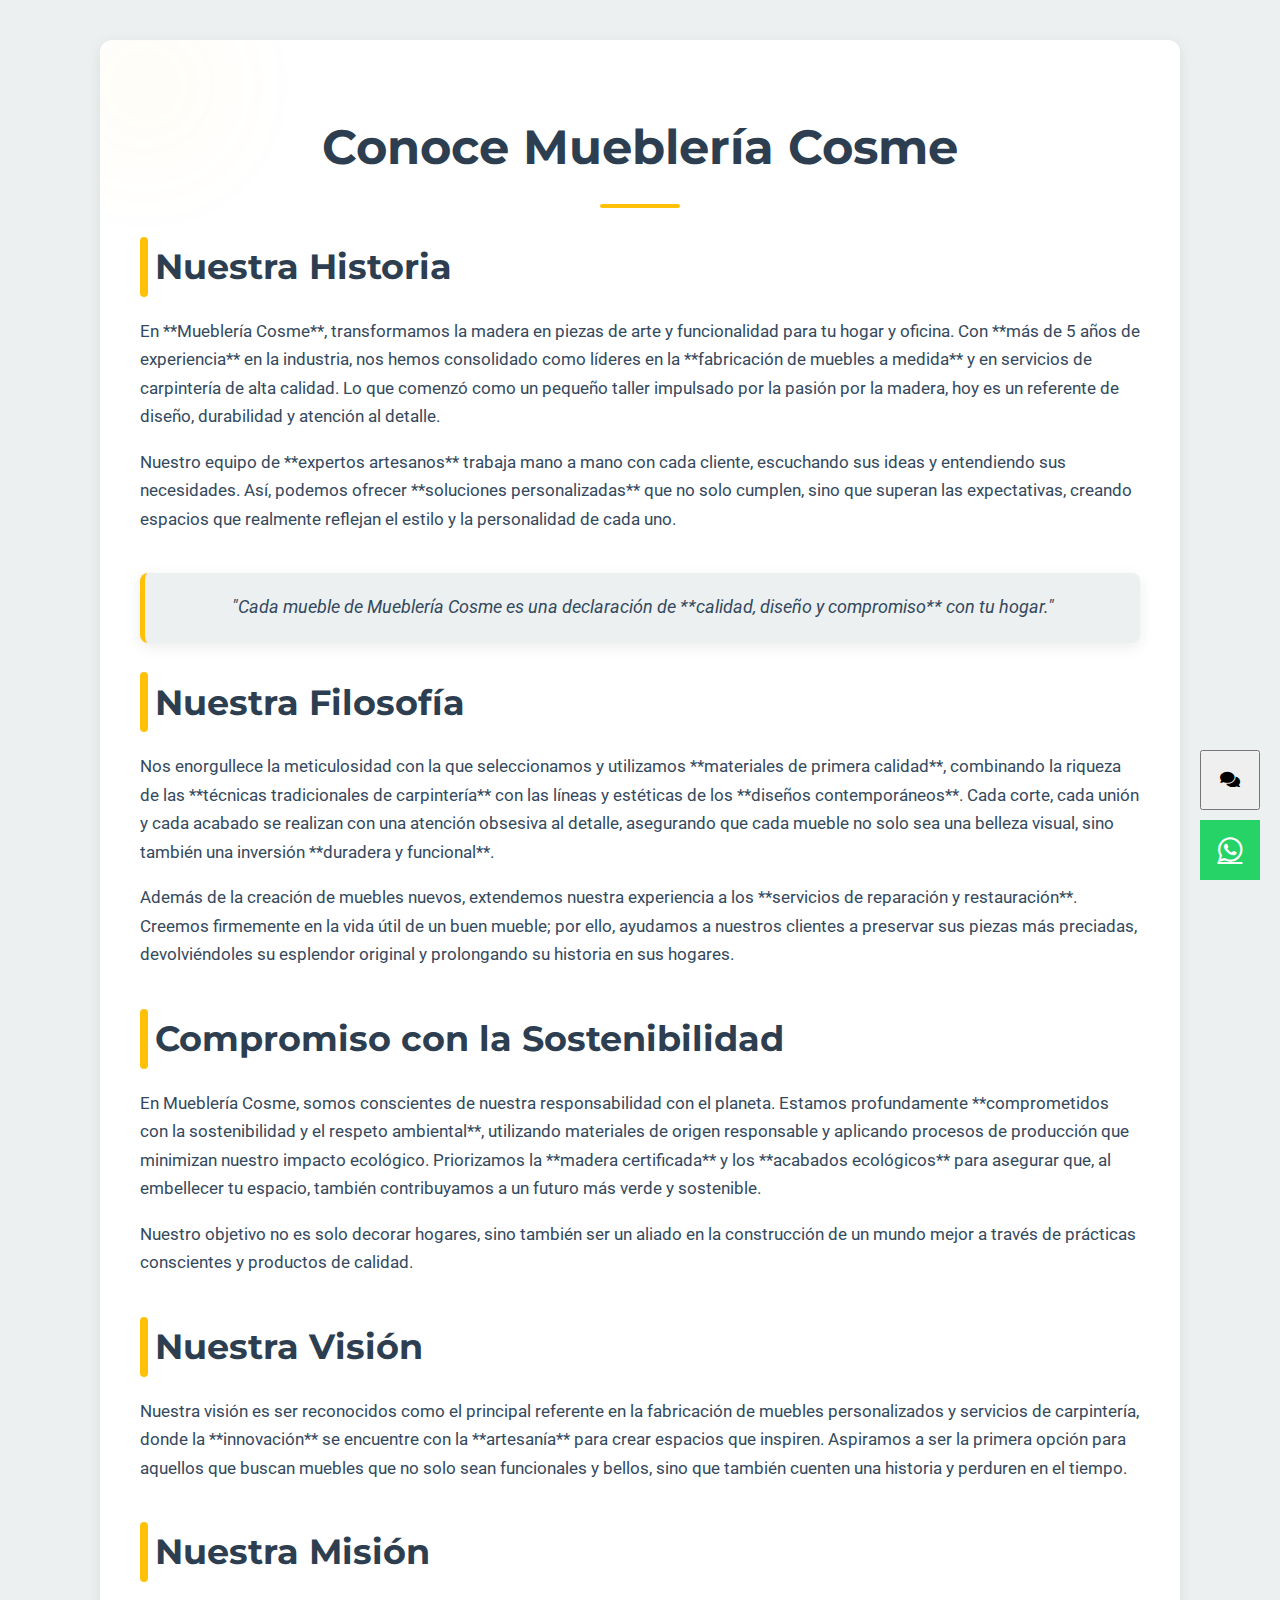
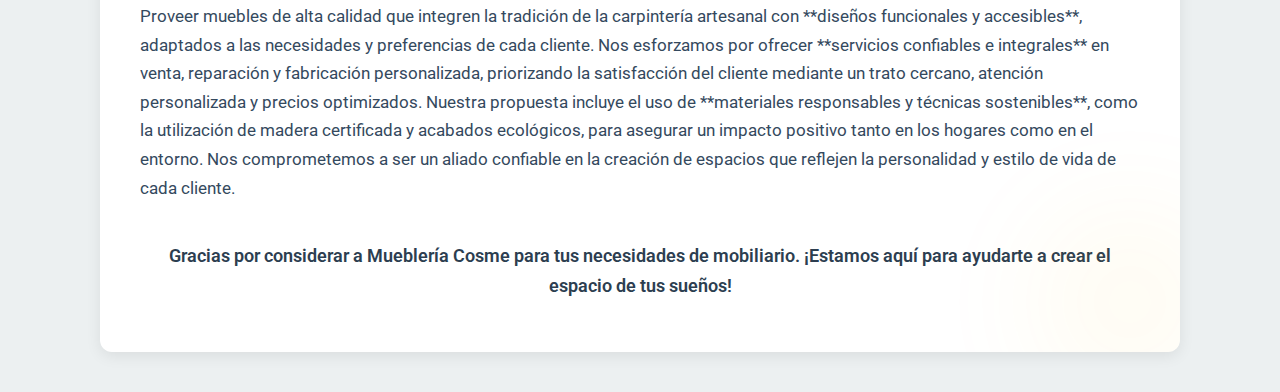
<file: acerca.html>
<!DOCTYPE html>
<html lang="es">
<head>
    <meta charset="UTF-8">
    <meta name="viewport" content="width=device-width, initial-scale=1.0">
    <title>Acerca de Nosotros | Mueblería Cosme</title>
    <link href="https://fonts.googleapis.com/css2?family=Montserrat:wght@400;600;700&family=Roboto:wght@300;400;700&display=swap" rel="stylesheet">
    <link rel="stylesheet" href="https://cdnjs.cloudflare.com/ajax/libs/font-awesome/6.0.0-beta3/css/all.min.css">
    <style>
        :root {
            --primary-yellow: #FFC107; /* Amarillo vibrante */
            --dark-blue: #2c3e50;    /* Azul oscuro para contraste */
            --light-grey: #ecf0f1;   /* Fondo general */
            --medium-grey: #bdc3c7;  /* Gris medio para bordes sutiles */
            --text-color: #34495e;   /* Texto principal */
            --white: #ffffff;
            --font-heading: 'Montserrat', sans-serif;
            --font-body: 'Roboto', sans-serif;
            --border-radius-main: 12px;
            --shadow-subtle: 0 4px 15px rgba(0, 0, 0, 0.08);
        }

        body {
            font-family: var(--font-body);
            background-color: var(--light-grey);
            margin: 0;
            padding: 0;
            color: var(--text-color);
            line-height: 1.7;
            display: flex;
            justify-content: center;
            align-items: flex-start;
            min-height: 100vh;
        }

        .about-container {
            max-width: 1000px;
            margin: 40px auto;
            background-color: var(--white);
            padding: 35px 40px;
            border-radius: var(--border-radius-main);
            box-shadow: var(--shadow-subtle);
            text-align: center;
            position: relative;
            overflow: hidden;
        }

        /* Formas decorativas con amarillo */
        .about-container::before,
        .about-container::after {
            content: '';
            position: absolute;
            background-color: var(--primary-yellow);
            border-radius: 50%;
            opacity: 0.05;
            filter: blur(60px);
            z-index: 0;
        }

        .about-container::before {
            width: 150px;
            height: 150px;
            top: -30px;
            left: -30px;
            animation: floatShape 10s ease-in-out infinite alternate;
        }

        .about-container::after {
            width: 200px;
            height: 200px;
            bottom: -50px;
            right: -50px;
            animation: floatShape 12s ease-in-out infinite alternate-reverse;
        }

        @keyframes floatShape {
            0% { transform: translate(0, 0) scale(1); }
            50% { transform: translate(10px, 10px) scale(1.05); }
            100% { transform: translate(0, 0) scale(1); }
        }

        h1 {
            font-family: var(--font-heading);
            font-size: 3em;
            color: var(--dark-blue);
            margin-bottom: 20px;
            position: relative;
            z-index: 1;
            text-align: center;
        }

        h1::after {
            content: '';
            display: block;
            width: 80px;
            height: 4px;
            background: var(--primary-yellow);
            margin: 15px auto 0;
            border-radius: 2px;
        }

        section {
            margin-bottom: 40px;
            position: relative;
            z-index: 1;
            text-align: left;
        }

        section h2 {
            font-family: var(--font-heading);
            font-size: 2.2em;
            color: var(--dark-blue);
            margin-bottom: 20px;
            text-align: left;
            position: relative;
            padding-left: 15px; /* Para el ícono o decorador */
        }

        section h2::before {
            content: '';
            position: absolute;
            left: 0;
            top: 50%;
            transform: translateY(-50%);
            width: 8px;
            height: 100%;
            background-color: var(--primary-yellow);
            border-radius: 4px;
        }

        p {
            font-size: 1.05em;
            color: var(--text-color);
            margin-bottom: 15px;
        }

        .highlight-box {
            background-color: var(--light-grey);
            border-left: 5px solid var(--primary-yellow);
            padding: 20px 25px;
            margin: 25px 0;
            border-radius: 8px;
            box-shadow: var(--shadow-subtle);
            font-style: italic;
            font-size: 1.1em;
            color: var(--text-color);
            text-align: center;
        }

        .highlight-box strong {
            color: var(--dark-blue);
            font-weight: 700;
        }

        /* Responsive */
        @media (max-width: 768px) {
            .about-container {
                margin: 20px auto;
                padding: 25px;
            }
            h1 {
                font-size: 2.5em;
            }
            section h2 {
                font-size: 1.8em;
            }
            p {
                font-size: 1em;
            }
        }

        @media (max-width: 480px) {
            h1 {
                font-size: 2em;
            }
            section h2 {
                font-size: 1.6em;
            }
            .highlight-box {
                font-size: 1em;
                padding: 15px 20px;
            }
        }
    </style>
</head>

<body>
    <div class="about-container">
        <h1>Conoce Mueblería Cosme</h1>
        
        <section>
            <h2>Nuestra Historia</h2>
            <p>En **Mueblería Cosme**, transformamos la madera en piezas de arte y funcionalidad para tu hogar y oficina. Con **más de 5 años de experiencia** en la industria, nos hemos consolidado como líderes en la **fabricación de muebles a medida** y en servicios de carpintería de alta calidad. Lo que comenzó como un pequeño taller impulsado por la pasión por la madera, hoy es un referente de diseño, durabilidad y atención al detalle.</p>
            <p>Nuestro equipo de **expertos artesanos** trabaja mano a mano con cada cliente, escuchando sus ideas y entendiendo sus necesidades. Así, podemos ofrecer **soluciones personalizadas** que no solo cumplen, sino que superan las expectativas, creando espacios que realmente reflejan el estilo y la personalidad de cada uno.</p>
        </section>

        <div class="highlight-box">
            "Cada mueble de Mueblería Cosme es una declaración de **calidad, diseño y compromiso** con tu hogar."
        </div>

        <section>
            <h2>Nuestra Filosofía</h2>
            <p>Nos enorgullece la meticulosidad con la que seleccionamos y utilizamos **materiales de primera calidad**, combinando la riqueza de las **técnicas tradicionales de carpintería** con las líneas y estéticas de los **diseños contemporáneos**. Cada corte, cada unión y cada acabado se realizan con una atención obsesiva al detalle, asegurando que cada mueble no solo sea una belleza visual, sino también una inversión **duradera y funcional**.</p>
            <p>Además de la creación de muebles nuevos, extendemos nuestra experiencia a los **servicios de reparación y restauración**. Creemos firmemente en la vida útil de un buen mueble; por ello, ayudamos a nuestros clientes a preservar sus piezas más preciadas, devolviéndoles su esplendor original y prolongando su historia en sus hogares.</p>
        </section>

        <section>
            <h2>Compromiso con la Sostenibilidad</h2>
            <p>En Mueblería Cosme, somos conscientes de nuestra responsabilidad con el planeta. Estamos profundamente **comprometidos con la sostenibilidad y el respeto ambiental**, utilizando materiales de origen responsable y aplicando procesos de producción que minimizan nuestro impacto ecológico. Priorizamos la **madera certificada** y los **acabados ecológicos** para asegurar que, al embellecer tu espacio, también contribuyamos a un futuro más verde y sostenible.</p>
            <p>Nuestro objetivo no es solo decorar hogares, sino también ser un aliado en la construcción de un mundo mejor a través de prácticas conscientes y productos de calidad.</p>
        </section>

        <section>
            <h2>Nuestra Visión</h2>
            <p>Nuestra visión es ser reconocidos como el principal referente en la fabricación de muebles personalizados y servicios de carpintería, donde la **innovación** se encuentre con la **artesanía** para crear espacios que inspiren. Aspiramos a ser la primera opción para aquellos que buscan muebles que no solo sean funcionales y bellos, sino que también cuenten una historia y perduren en el tiempo.</p>
        </section>

        <section>
            <h2>Nuestra Misión</h2>
            <p>Proveer muebles de alta calidad que integren la tradición de la carpintería artesanal con **diseños funcionales y accesibles**, adaptados a las necesidades y preferencias de cada cliente. Nos esforzamos por ofrecer **servicios confiables e integrales** en venta, reparación y fabricación personalizada, priorizando la satisfacción del cliente mediante un trato cercano, atención personalizada y precios optimizados. Nuestra propuesta incluye el uso de **materiales responsables y técnicas sostenibles**, como la utilización de madera certificada y acabados ecológicos, para asegurar un impacto positivo tanto en los hogares como en el entorno. Nos comprometemos a ser un aliado confiable en la creación de espacios que reflejen la personalidad y estilo de vida de cada cliente.</p>
        </section>

        <p style="margin-top: 40px; font-size: 1.1em; color: var(--dark-blue); font-weight: 600;">
            Gracias por considerar a Mueblería Cosme para tus necesidades de mobiliario. ¡Estamos aquí para ayudarte a crear el espacio de tus sueños!
        </p>
    </div>



    <button id="chat-toggle-button" class="btn btn-primary rounded-circle shadow"
        style="position: fixed; bottom: 90px; right: 20px; z-index: 1000; width: 60px; height: 60px; display: flex; align-items: center; justify-content: center;"
        aria-label="Abrir o cerrar el chat del asistente virtual">
  <i class="fas fa-comments fa-lg"></i>
</button>

<div id="chat-widget-container" class="card shadow"
     style="position: fixed; bottom: 160px; right: 20px; z-index: 1000; width: 350px; height: 400px; background-color: white; border: 1px solid #ddd; border-radius: 10px; display: none; flex-direction: column;">

  <div class="card-header bg-primary text-white d-flex justify-content-between align-items-center py-2">
    <h5 class="mb-0 text-white">Asistente Virtual</h5>
    <button id="chat-close-button" class="btn btn-sm btn-light p-1" aria-label="Cerrar ventana del chat">
      <i class="fas fa-times"></i>
    </button>
  </div>

  <div class="card-body overflow-auto p-3" id="chat-messages-display" style="flex-grow: 1; overflow-y: auto;">
    <p class="text-muted text-center my-3">Hola, ¿en qué puedo ayudarte hoy?</p>
    </div>

  <div class="card-footer bg-light p-3">
    <div class="input-group">
      <input type="text" id="chat-input-field" class="form-control" placeholder="Escribe tu mensaje..." aria-label="Campo de entrada de mensaje para el chat">
      <div class="input-group-append">
        <button class="btn btn-primary" id="chat-send-button">
          <i class="fas fa-paper-plane"></i> Enviar
        </button>
      </div>
    </div>
  </div>
</div>

<a href="https://wa.me/TUNUMERODEWHATSAPP?text=Hola,%20necesito%20ayuda%20con..."
   class="btn rounded-circle shadow whatsapp-button"
   style="position: fixed; bottom: 20px; right: 20px; z-index: 1000; width: 60px; height: 60px; display: flex; align-items: center; justify-content: center;"
   target="_blank" aria-label="Contactar por WhatsApp">
  <i class="fab fa-whatsapp"></i>
</a>

<link rel="stylesheet" href="https://cdnjs.cloudflare.com/ajax/libs/font-awesome/5.15.4/css/all.min.css">

<script>
    // --- LÓGICA JAVASCRIPT PARA EL ASISTENTE ---

    const chatToggleButton = document.getElementById('chat-toggle-button');
    const chatWidgetContainer = document.getElementById('chat-widget-container');
    const chatCloseButton = document.getElementById('chat-close-button');
    const chatInputField = document.getElementById('chat-input-field');
    const chatSendButton = document.getElementById('chat-send-button');
    const chatMessagesDisplay = document.getElementById('chat-messages-display');

    // Función para alternar la visibilidad del chat
    chatToggleButton.addEventListener('click', () => {
        if (chatWidgetContainer.style.display === 'none' || chatWidgetContainer.style.display === '') {
            chatWidgetContainer.style.display = 'flex';
        } else {
            chatWidgetContainer.style.display = 'none';
        }
    });

    // Función para cerrar el chat
    chatCloseButton.addEventListener('click', () => {
        chatWidgetContainer.style.display = 'none';
    });

    // Función para enviar mensaje y agregar al chat
    function sendMessage() {
        const message = chatInputField.value.trim();
        if (message) {
            // Crear elemento para el mensaje del usuario
            const userMessageDiv = document.createElement('div');
            userMessageDiv.classList.add('d-flex', 'justify-content-end', 'mb-2'); // Alinear a la derecha
            userMessageDiv.innerHTML = `
                <div class="p-2 rounded bg-primary text-white" style="max-width: 80%;">
                    ${message}
                </div>
            `;
            chatMessagesDisplay.appendChild(userMessageDiv);

            // Simular respuesta del asistente (puedes reemplazar esto con tu lógica real)
            setTimeout(() => {
                const botMessageDiv = document.createElement('div');
                botMessageDiv.classList.add('d-flex', 'justify-content-start', 'mb-2'); // Alinear a la izquierda
                botMessageDiv.innerHTML = `
                    <div class="p-2 rounded bg-light border" style="max-width: 80%;">
                        Gracias por tu mensaje. ¿En qué más puedo ayudarte?
                    </div>
                `;
                chatMessagesDisplay.appendChild(botMessageDiv);
                chatMessagesDisplay.scrollTop = chatMessagesDisplay.scrollHeight; // Scroll al final
            }, 500);

            chatInputField.value = ''; // Limpiar el campo de entrada
            chatMessagesDisplay.scrollTop = chatMessagesDisplay.scrollHeight; // Scroll al final
        }
    }

    // Evento para enviar mensaje al hacer clic en el botón
    chatSendButton.addEventListener('click', sendMessage);

    // Evento para enviar mensaje al presionar Enter en el campo de texto
    chatInputField.addEventListener('keypress', (event) => {
        if (event.key === 'Enter') {
            sendMessage();
        }
    });

    // --- FIN DE LA LÓGICA JAVASCRIPT PARA EL ASISTENTE ---
</script>

<style>
    .whatsapp-button {
        background-color: #25D366; /* Color de WhatsApp */
        color: white;
    }
    .whatsapp-button:hover {
        background-color: #1DA851; /* Un tono más oscuro al pasar el ratón */
        color: white;
    }
    .whatsapp-button .fa-whatsapp {
        font-size: 28px; /* Tamaño del icono de WhatsApp */
    }
</style>
</body>
</html>
</file>
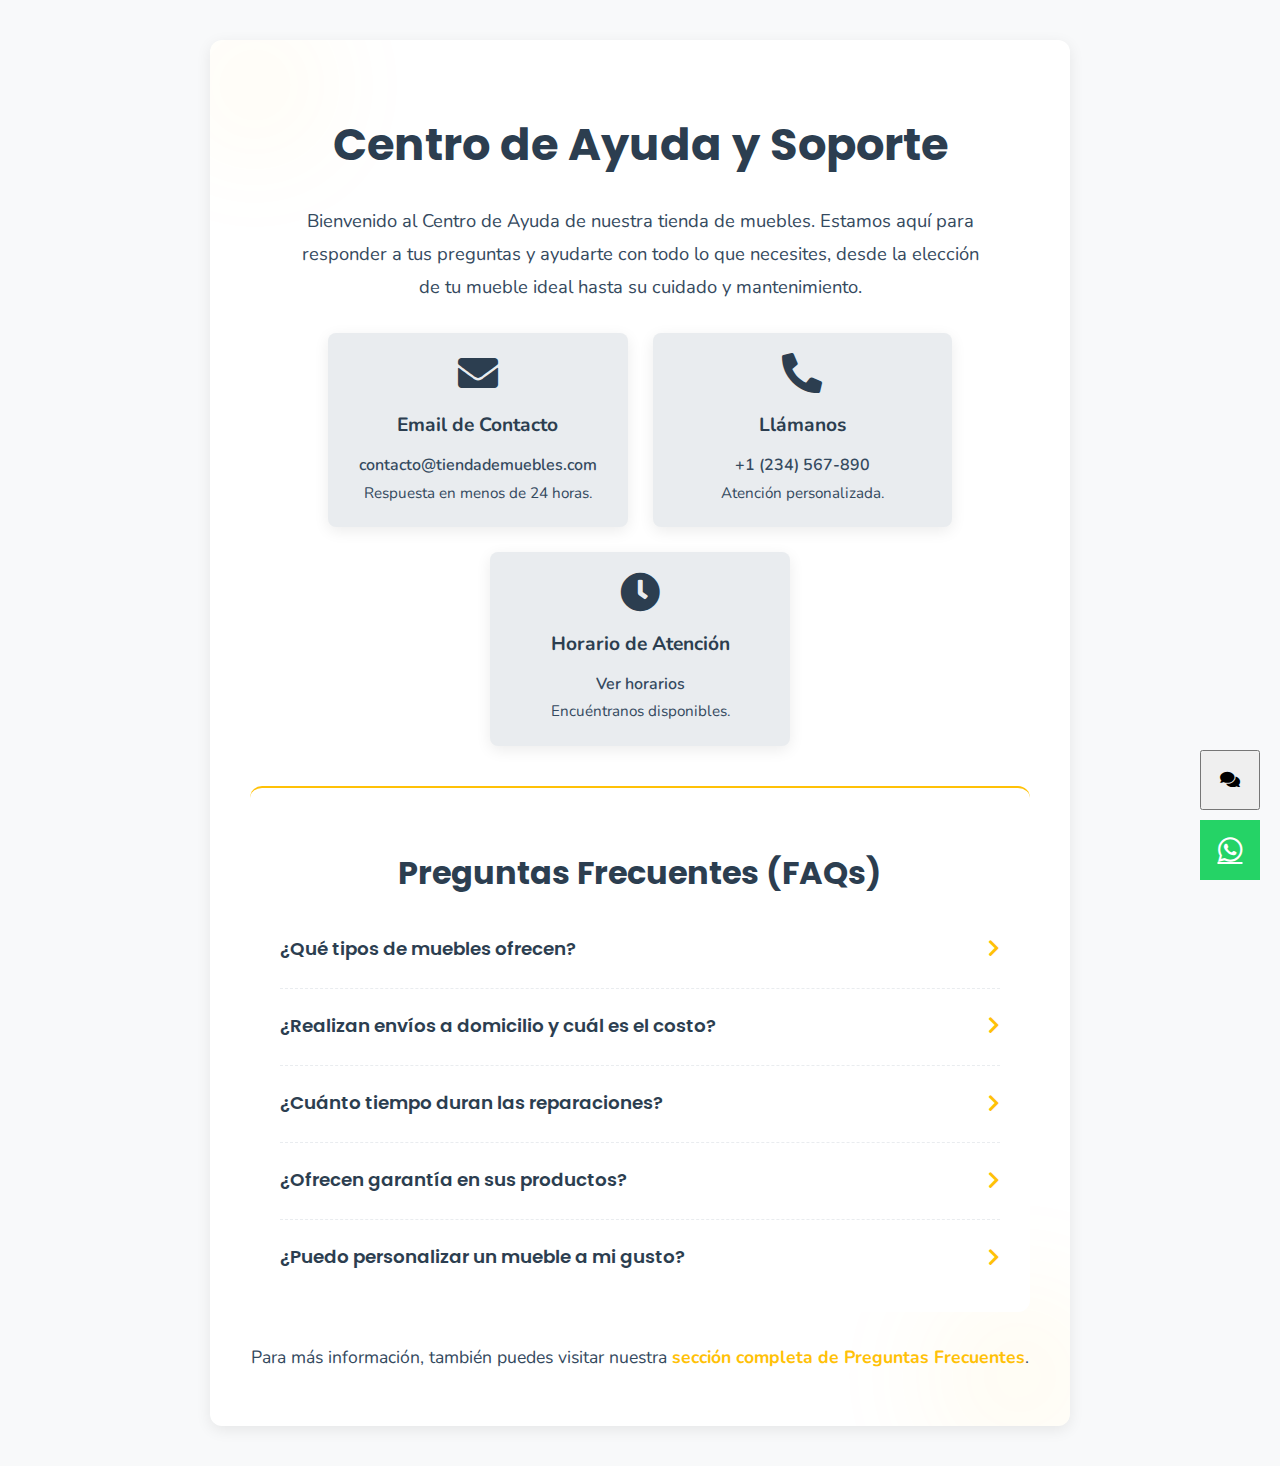
<file: centro_ayuda.html>
<!DOCTYPE html>
<html lang="es">
<head>
    <meta charset="UTF-8">
    <meta name="viewport" content="width=device-width, initial-scale=1.0">
    <title>Centro de Ayuda y Soporte | Tu Tienda de Muebles</title>
    <link href="https://fonts.googleapis.com/css2?family=Poppins:wght@400;600;700&family=Nunito:wght@400;600&display=swap" rel="stylesheet">
    <link rel="stylesheet" href="https://cdnjs.cloudflare.com/ajax/libs/font-awesome/6.0.0-beta3/css/all.min.css">
    <style>
        :root {
            --primary-yellow: #FFC107; /* Amarillo vibrante */
            --dark-blue: #2c3e50;    /* Azul oscuro para contraste */
            --light-grey: #f8f9fa;   /* Fondo general */
            --medium-grey: #e9ecef;  /* Sutil para bordes */
            --text-color: #34495e;   /* Texto principal */
            --white: #ffffff;
            --font-heading: 'Poppins', sans-serif;
            --font-body: 'Nunito', sans-serif;
            --border-radius-main: 12px;
            --shadow-subtle: 0 4px 15px rgba(0, 0, 0, 0.08);
            --shadow-hover: 0 8px 25px rgba(0, 0, 0, 0.15);
        }

        body {
            font-family: var(--font-body);
            background-color: var(--light-grey);
            margin: 0;
            padding: 0;
            color: var(--text-color);
            line-height: 1.8;
            display: flex;
            justify-content: center;
            align-items: flex-start; /* Alinea arriba si el contenido es corto */
            min-height: 100vh; /* Ocupa al menos toda la altura de la ventana */
        }

        .help-container {
            max-width: 900px;
            margin: 40px auto;
            background-color: var(--white);
            padding: 35px 40px;
            border-radius: var(--border-radius-main);
            box-shadow: var(--shadow-subtle);
            text-align: center;
            position: relative;
            overflow: hidden; /* Para las formas decorativas */
        }

        /* Formas decorativas con amarillo */
        .help-container::before,
        .help-container::after {
            content: '';
            position: absolute;
            background-color: var(--primary-yellow);
            border-radius: 50%;
            opacity: 0.05;
            filter: blur(60px);
            z-index: 0;
        }

        .help-container::before {
            width: 150px;
            height: 150px;
            top: -30px;
            left: -30px;
            animation: floatShape 10s ease-in-out infinite alternate;
        }

        .help-container::after {
            width: 200px;
            height: 200px;
            bottom: -50px;
            right: -50px;
            animation: floatShape 12s ease-in-out infinite alternate-reverse;
        }

        @keyframes floatShape {
            0% { transform: translate(0, 0) scale(1); }
            50% { transform: translate(10px, 10px) scale(1.05); }
            100% { transform: translate(0, 0) scale(1); }
        }

        h1 {
            font-family: var(--font-heading);
            font-size: 2.8em;
            color: var(--dark-blue);
            margin-bottom: 15px;
            position: relative;
            z-index: 1; /* Asegura que el texto esté sobre las formas */
        }

        .subtitle {
            font-size: 1.15em;
            color: var(--text-color);
            margin-bottom: 30px;
            max-width: 700px;
            margin-left: auto;
            margin-right: auto;
            position: relative;
            z-index: 1;
        }

        .contact-info {
            display: flex;
            flex-wrap: wrap;
            justify-content: center;
            gap: 25px;
            margin-top: 30px;
            margin-bottom: 40px;
            position: relative;
            z-index: 1;
        }

        .contact-item {
            background-color: var(--medium-grey);
            padding: 20px 25px;
            border-radius: 8px;
            box-shadow: var(--shadow-subtle);
            flex: 1 1 280px; /* Permite que los ítems se expandan pero tengan un tamaño mínimo */
            max-width: 32%; /* Limita el ancho para 3 columnas */
            display: flex;
            flex-direction: column;
            align-items: center;
            text-align: center;
            transition: transform 0.3s ease, background-color 0.3s ease;
        }

        .contact-item:hover {
            transform: translateY(-5px);
            background-color: var(--primary-yellow); /* El amarillo como fondo al pasar el ratón */
            color: var(--dark-blue);
        }

        .contact-item i {
            font-size: 2.5em;
            color: var(--dark-blue); /* Íconos en azul oscuro por defecto */
            margin-bottom: 15px;
        }

        .contact-item:hover i {
            color: var(--dark-blue); /* Mantener el color del ícono si el fondo cambia a amarillo */
        }

        .contact-item strong {
            display: block;
            font-size: 1.2em;
            margin-bottom: 8px;
            color: var(--dark-blue);
        }

        .contact-item a {
            color: var(--text-color);
            text-decoration: none;
            font-weight: 600;
            transition: color 0.3s ease;
        }

        .contact-item:hover a {
            color: var(--dark-blue); /* Texto del enlace se vuelve azul oscuro al pasar el ratón */
        }
        
        .contact-item .description {
            font-size: 0.95em;
            color: var(--text-color);
        }

        .contact-item:hover .description {
            color: var(--dark-blue);
        }


        .faq-section {
            background-color: var(--white);
            border-radius: var(--border-radius-main);
            padding: 30px;
            margin-top: 30px;
            border-top: 2px solid var(--primary-yellow); /* Separador amarillo */
            text-align: left;
            position: relative;
            z-index: 1;
        }

        .faq-section h2 {
            font-family: var(--font-heading);
            font-size: 2em;
            color: var(--dark-blue);
            text-align: center;
            margin-bottom: 30px;
        }

        .faq-item {
            margin-bottom: 20px;
            padding-bottom: 15px;
            border-bottom: 1px dashed var(--medium-grey);
        }

        .faq-item:last-child {
            border-bottom: none;
            margin-bottom: 0;
            padding-bottom: 0;
        }

        .faq-question {
            font-family: var(--font-heading);
            font-weight: 600;
            color: var(--dark-blue);
            font-size: 1.15em;
            margin-bottom: 8px;
            cursor: pointer;
            display: flex;
            justify-content: space-between;
            align-items: center;
        }

        .faq-question i {
            color: var(--primary-yellow);
            transition: transform 0.3s ease;
        }

        .faq-question.active i {
            transform: rotate(90deg);
        }

        .faq-answer {
            color: var(--text-color);
            font-size: 1em;
            padding-left: 25px; /* Indentación para la respuesta */
            display: none; /* Oculta la respuesta por defecto */
            animation: fadeIn 0.4s ease-out;
        }

        .faq-answer.show {
            display: block;
        }

        @keyframes fadeIn {
            from { opacity: 0; transform: translateY(-10px); }
            to { opacity: 1; transform: translateY(0); }
        }

        .external-links {
            text-align: center;
            margin-top: 30px;
            font-size: 1.1em;
            color: var(--text-color);
            position: relative;
            z-index: 1;
        }

        .external-links a {
            color: var(--primary-yellow);
            text-decoration: none;
            font-weight: 700;
            transition: color 0.3s ease;
        }

        .external-links a:hover {
            color: var(--dark-blue);
        }

        /* Responsive */
        @media (max-width: 768px) {
            .help-container {
                margin: 20px auto;
                padding: 25px;
            }
            h1 {
                font-size: 2.2em;
            }
            .subtitle {
                font-size: 1em;
            }
            .contact-item {
                flex: 1 1 100%; /* Una columna en pantallas pequeñas */
                max-width: 100%;
            }
            .faq-section {
                padding: 20px;
            }
            .faq-question {
                font-size: 1.05em;
            }
            .faq-answer {
                font-size: 0.95em;
            }
        }

        @media (max-width: 480px) {
            h1 {
                font-size: 1.8em;
            }
        }
    </style>
</head>
<body>
    <div class="help-container">
        <h1>Centro de Ayuda y Soporte</h1>
        <p class="subtitle">Bienvenido al Centro de Ayuda de nuestra tienda de muebles. Estamos aquí para responder a tus preguntas y ayudarte con todo lo que necesites, desde la elección de tu mueble ideal hasta su cuidado y mantenimiento.</p>

        <div class="contact-info">
            <div class="contact-item">
                <i class="fas fa-envelope"></i>
                <strong>Email de Contacto</strong>
                <a href="mailto:contacto@tiendademuebles.com">contacto@tiendademuebles.com</a>
                <span class="description">Respuesta en menos de 24 horas.</span>
            </div>
            <div class="contact-item">
                <i class="fas fa-phone-alt"></i>
                <strong>Llámanos</strong>
                <a href="tel:+1234567890">+1 (234) 567-890</a>
                <span class="description">Atención personalizada.</span>
            </div>
            <div class="contact-item">
                <i class="fas fa-clock"></i>
                <strong>Horario de Atención</strong>
                <a href="horario_atencion.html">Ver horarios</a>
                <span class="description">Encuéntranos disponibles.</span>
            </div>
        </div>

        <div class="faq-section">
            <h2>Preguntas Frecuentes (FAQs)</h2>
            <div class="faq-item">
                <div class="faq-question">
                    <span>¿Qué tipos de muebles ofrecen?</span>
                    <i class="fas fa-chevron-right"></i>
                </div>
                <div class="faq-answer">
                    Ofrecemos una amplia selección de muebles para el hogar y la oficina, incluyendo sofás, mesas de comedor y auxiliares, sillas ergonómicas, camas de diseño, estanterías modulares, armarios empotrados y soluciones de almacenamiento personalizadas. Nos especializamos en piezas de alta calidad y durabilidad.
                </div>
            </div>
            <div class="faq-item">
                <div class="faq-question">
                    <span>¿Realizan envíos a domicilio y cuál es el costo?</span>
                    <i class="fas fa-chevron-right"></i>
                </div>
                <div class="faq-answer">
                    Sí, ofrecemos servicio de envío a domicilio a nivel nacional. Los costos varían según el tamaño del pedido y la ubicación de entrega. Puedes consultar el costo exacto en el carrito de compras al finalizar tu pedido o contactarnos directamente para un presupuesto.
                </div>
            </div>
            <div class="faq-item">
                <div class="faq-question">
                    <span>¿Cuánto tiempo duran las reparaciones?</span>
                    <i class="fas fa-chevron-right"></i>
                </div>
                <div class="faq-answer">
                    El tiempo estimado para las reparaciones de muebles depende de la complejidad del daño y la disponibilidad de materiales. Generalmente, las reparaciones menores se completan en 3-5 días hábiles, mientras que las restauraciones más extensas pueden tomar entre 7 y 15 días hábiles. Te daremos un plazo más preciso al evaluar tu mueble.
                </div>
            </div>
            <div class="faq-item">
                <div class="faq-question">
                    <span>¿Ofrecen garantía en sus productos?</span>
                    <i class="fas fa-chevron-right"></i>
                </div>
                <div class="faq-answer">
                    Absolutamente. Todos nuestros muebles y servicios de reparación vienen con una garantía completa. La mayoría de nuestros productos nuevos tienen una garantía de 2 años contra defectos de fabricación. Las reparaciones también cuentan con una garantía específica sobre el trabajo realizado. Para más detalles, consulta nuestra política de garantía completa.
                </div>
            </div>
            <div class="faq-item">
                <div class="faq-question">
                    <span>¿Puedo personalizar un mueble a mi gusto?</span>
                    <i class="fas fa-chevron-right"></i>
                </div>
                <div class="faq-answer">
                    ¡Claro que sí! Nos especializamos en la creación de muebles a medida. Puedes elegir dimensiones, materiales, acabados y detalles para que el mueble se adapte perfectamente a tus necesidades y estilo. Contáctanos para agendar una consulta de diseño.
                </div>
            </div>
        </div>

        <p class="external-links">
            Para más información, también puedes visitar nuestra <a href="faq.html">sección completa de Preguntas Frecuentes</a>.
        </p>
    </div>

    <script>
        document.querySelectorAll('.faq-question').forEach(item => {
            item.addEventListener('click', event => {
                const answer = item.nextElementSibling;
                const icon = item.querySelector('i');

                // Close all other open FAQs
                document.querySelectorAll('.faq-answer.show').forEach(openAnswer => {
                    if (openAnswer !== answer) {
                        openAnswer.classList.remove('show');
                        openAnswer.previousElementSibling.querySelector('i').classList.remove('active');
                    }
                });

                // Toggle current FAQ
                answer.classList.toggle('show');
                icon.classList.toggle('active');
            });
        });
    </script>


<button id="chat-toggle-button" class="btn btn-primary rounded-circle shadow"
        style="position: fixed; bottom: 90px; right: 20px; z-index: 1000; width: 60px; height: 60px; display: flex; align-items: center; justify-content: center;"
        aria-label="Abrir o cerrar el chat del asistente virtual">
  <i class="fas fa-comments fa-lg"></i>
</button>

<div id="chat-widget-container" class="card shadow"
     style="position: fixed; bottom: 160px; right: 20px; z-index: 1000; width: 350px; height: 400px; background-color: white; border: 1px solid #ddd; border-radius: 10px; display: none; flex-direction: column;">

  <div class="card-header bg-primary text-white d-flex justify-content-between align-items-center py-2">
    <h5 class="mb-0 text-white">Asistente Virtual</h5>
    <button id="chat-close-button" class="btn btn-sm btn-light p-1" aria-label="Cerrar ventana del chat">
      <i class="fas fa-times"></i>
    </button>
  </div>

  <div class="card-body overflow-auto p-3" id="chat-messages-display" style="flex-grow: 1; overflow-y: auto;">
    <p class="text-muted text-center my-3">Hola, ¿en qué puedo ayudarte hoy?</p>
    </div>

  <div class="card-footer bg-light p-3">
    <div class="input-group">
      <input type="text" id="chat-input-field" class="form-control" placeholder="Escribe tu mensaje..." aria-label="Campo de entrada de mensaje para el chat">
      <div class="input-group-append">
        <button class="btn btn-primary" id="chat-send-button">
          <i class="fas fa-paper-plane"></i> Enviar
        </button>
      </div>
    </div>
  </div>
</div>

<a href="https://wa.me/TUNUMERODEWHATSAPP?text=Hola,%20necesito%20ayuda%20con..."
   class="btn rounded-circle shadow whatsapp-button"
   style="position: fixed; bottom: 20px; right: 20px; z-index: 1000; width: 60px; height: 60px; display: flex; align-items: center; justify-content: center;"
   target="_blank" aria-label="Contactar por WhatsApp">
  <i class="fab fa-whatsapp"></i>
</a>

<link rel="stylesheet" href="https://cdnjs.cloudflare.com/ajax/libs/font-awesome/5.15.4/css/all.min.css">

<script>
    // --- LÓGICA JAVASCRIPT PARA EL ASISTENTE ---

    const chatToggleButton = document.getElementById('chat-toggle-button');
    const chatWidgetContainer = document.getElementById('chat-widget-container');
    const chatCloseButton = document.getElementById('chat-close-button');
    const chatInputField = document.getElementById('chat-input-field');
    const chatSendButton = document.getElementById('chat-send-button');
    const chatMessagesDisplay = document.getElementById('chat-messages-display');

    // Función para alternar la visibilidad del chat
    chatToggleButton.addEventListener('click', () => {
        if (chatWidgetContainer.style.display === 'none' || chatWidgetContainer.style.display === '') {
            chatWidgetContainer.style.display = 'flex';
        } else {
            chatWidgetContainer.style.display = 'none';
        }
    });

    // Función para cerrar el chat
    chatCloseButton.addEventListener('click', () => {
        chatWidgetContainer.style.display = 'none';
    });

    // Función para enviar mensaje y agregar al chat
    function sendMessage() {
        const message = chatInputField.value.trim();
        if (message) {
            // Crear elemento para el mensaje del usuario
            const userMessageDiv = document.createElement('div');
            userMessageDiv.classList.add('d-flex', 'justify-content-end', 'mb-2'); // Alinear a la derecha
            userMessageDiv.innerHTML = `
                <div class="p-2 rounded bg-primary text-white" style="max-width: 80%;">
                    ${message}
                </div>
            `;
            chatMessagesDisplay.appendChild(userMessageDiv);

            // Simular respuesta del asistente (puedes reemplazar esto con tu lógica real)
            setTimeout(() => {
                const botMessageDiv = document.createElement('div');
                botMessageDiv.classList.add('d-flex', 'justify-content-start', 'mb-2'); // Alinear a la izquierda
                botMessageDiv.innerHTML = `
                    <div class="p-2 rounded bg-light border" style="max-width: 80%;">
                        Gracias por tu mensaje. ¿En qué más puedo ayudarte?
                    </div>
                `;
                chatMessagesDisplay.appendChild(botMessageDiv);
                chatMessagesDisplay.scrollTop = chatMessagesDisplay.scrollHeight; // Scroll al final
            }, 500);

            chatInputField.value = ''; // Limpiar el campo de entrada
            chatMessagesDisplay.scrollTop = chatMessagesDisplay.scrollHeight; // Scroll al final
        }
    }

    // Evento para enviar mensaje al hacer clic en el botón
    chatSendButton.addEventListener('click', sendMessage);

    // Evento para enviar mensaje al presionar Enter en el campo de texto
    chatInputField.addEventListener('keypress', (event) => {
        if (event.key === 'Enter') {
            sendMessage();
        }
    });

    // --- FIN DE LA LÓGICA JAVASCRIPT PARA EL ASISTENTE ---
</script>

<style>
    .whatsapp-button {
        background-color: #25D366; /* Color de WhatsApp */
        color: white;
    }
    .whatsapp-button:hover {
        background-color: #1DA851; /* Un tono más oscuro al pasar el ratón */
        color: white;
    }
    .whatsapp-button .fa-whatsapp {
        font-size: 28px; /* Tamaño del icono de WhatsApp */
    }
</style>
</body>
</html>
</file>
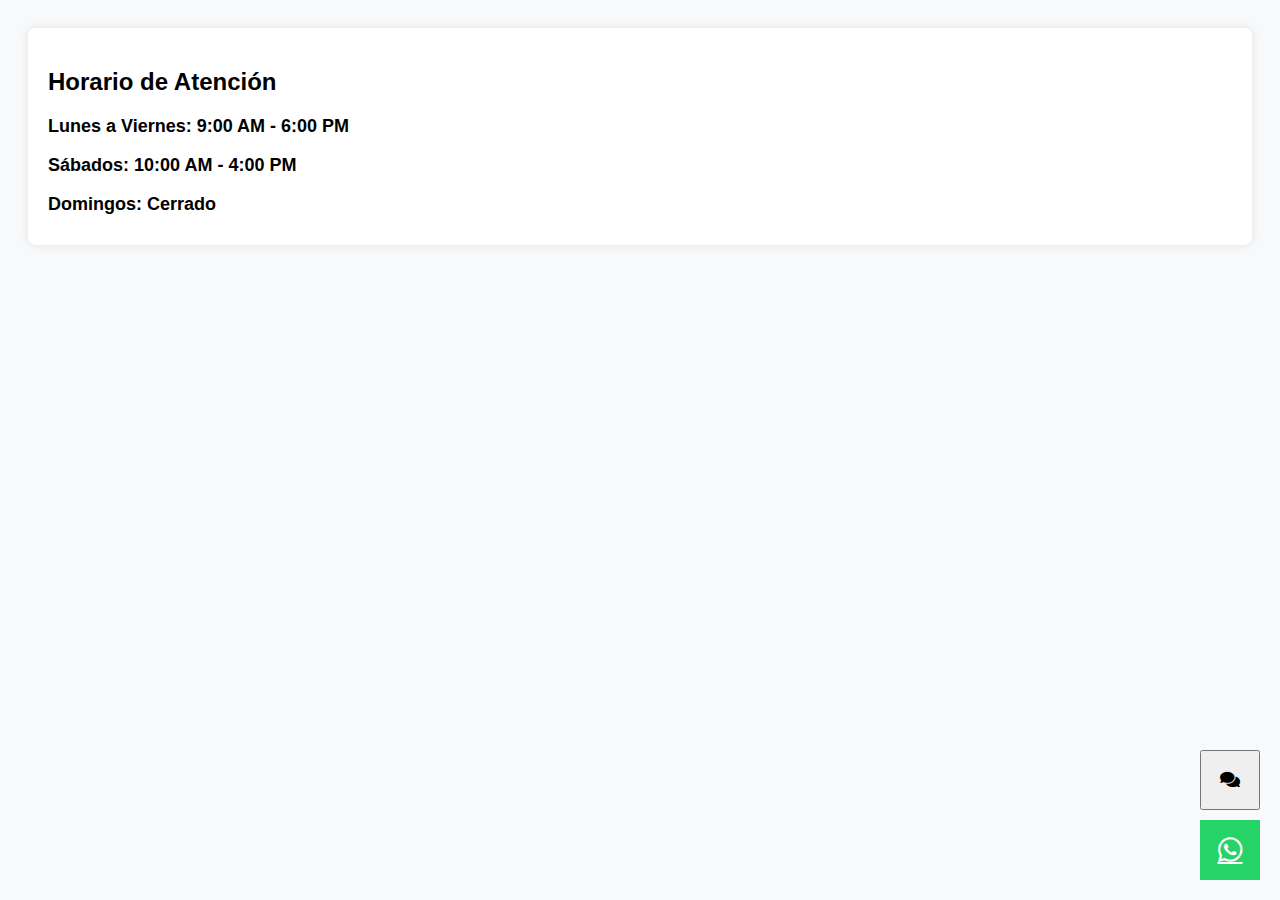
<file: horario_atencion.html>
<!DOCTYPE html>
<html lang="es">
<head>
    <meta charset="UTF-8">
    <meta name="viewport" content="width=device-width, initial-scale=1.0">
    <title>Horario de Atención</title>
    <style>
        body {
            font-family: Arial, sans-serif;
            background-color: #f8f9fa;
            padding: 20px;
        }
        .container {
            background-color: white;
            padding: 20px;
            border-radius: 8px;
            box-shadow: 0 0 10px rgba(0, 0, 0, 0.1);
        }
        h2 {
            margin-bottom: 20px;
        }
        p {
            margin-bottom: 10px;
        }
        .horario {
            font-size: 18px;
            font-weight: bold;
        }
    </style>
</head>
<body>
    <div class="container">
        <h2>Horario de Atención</h2>
        <p class="horario">Lunes a Viernes: 9:00 AM - 6:00 PM</p>
        <p class="horario">Sábados: 10:00 AM - 4:00 PM</p>
        <p class="horario">Domingos: Cerrado</p>
    </div>


    <button id="chat-toggle-button" class="btn btn-primary rounded-circle shadow"
        style="position: fixed; bottom: 90px; right: 20px; z-index: 1000; width: 60px; height: 60px; display: flex; align-items: center; justify-content: center;"
        aria-label="Abrir o cerrar el chat del asistente virtual">
  <i class="fas fa-comments fa-lg"></i>
</button>

<div id="chat-widget-container" class="card shadow"
     style="position: fixed; bottom: 160px; right: 20px; z-index: 1000; width: 350px; height: 400px; background-color: white; border: 1px solid #ddd; border-radius: 10px; display: none; flex-direction: column;">

  <div class="card-header bg-primary text-white d-flex justify-content-between align-items-center py-2">
    <h5 class="mb-0 text-white">Asistente Virtual</h5>
    <button id="chat-close-button" class="btn btn-sm btn-light p-1" aria-label="Cerrar ventana del chat">
      <i class="fas fa-times"></i>
    </button>
  </div>

  <div class="card-body overflow-auto p-3" id="chat-messages-display" style="flex-grow: 1; overflow-y: auto;">
    <p class="text-muted text-center my-3">Hola, ¿en qué puedo ayudarte hoy?</p>
    </div>

  <div class="card-footer bg-light p-3">
    <div class="input-group">
      <input type="text" id="chat-input-field" class="form-control" placeholder="Escribe tu mensaje..." aria-label="Campo de entrada de mensaje para el chat">
      <div class="input-group-append">
        <button class="btn btn-primary" id="chat-send-button">
          <i class="fas fa-paper-plane"></i> Enviar
        </button>
      </div>
    </div>
  </div>
</div>

<a href="https://wa.me/TUNUMERODEWHATSAPP?text=Hola,%20necesito%20ayuda%20con..."
   class="btn rounded-circle shadow whatsapp-button"
   style="position: fixed; bottom: 20px; right: 20px; z-index: 1000; width: 60px; height: 60px; display: flex; align-items: center; justify-content: center;"
   target="_blank" aria-label="Contactar por WhatsApp">
  <i class="fab fa-whatsapp"></i>
</a>

<link rel="stylesheet" href="https://cdnjs.cloudflare.com/ajax/libs/font-awesome/5.15.4/css/all.min.css">

<script>
    // --- LÓGICA JAVASCRIPT PARA EL ASISTENTE ---

    const chatToggleButton = document.getElementById('chat-toggle-button');
    const chatWidgetContainer = document.getElementById('chat-widget-container');
    const chatCloseButton = document.getElementById('chat-close-button');
    const chatInputField = document.getElementById('chat-input-field');
    const chatSendButton = document.getElementById('chat-send-button');
    const chatMessagesDisplay = document.getElementById('chat-messages-display');

    // Función para alternar la visibilidad del chat
    chatToggleButton.addEventListener('click', () => {
        if (chatWidgetContainer.style.display === 'none' || chatWidgetContainer.style.display === '') {
            chatWidgetContainer.style.display = 'flex';
        } else {
            chatWidgetContainer.style.display = 'none';
        }
    });

    // Función para cerrar el chat
    chatCloseButton.addEventListener('click', () => {
        chatWidgetContainer.style.display = 'none';
    });

    // Función para enviar mensaje y agregar al chat
    function sendMessage() {
        const message = chatInputField.value.trim();
        if (message) {
            // Crear elemento para el mensaje del usuario
            const userMessageDiv = document.createElement('div');
            userMessageDiv.classList.add('d-flex', 'justify-content-end', 'mb-2'); // Alinear a la derecha
            userMessageDiv.innerHTML = `
                <div class="p-2 rounded bg-primary text-white" style="max-width: 80%;">
                    ${message}
                </div>
            `;
            chatMessagesDisplay.appendChild(userMessageDiv);

            // Simular respuesta del asistente (puedes reemplazar esto con tu lógica real)
            setTimeout(() => {
                const botMessageDiv = document.createElement('div');
                botMessageDiv.classList.add('d-flex', 'justify-content-start', 'mb-2'); // Alinear a la izquierda
                botMessageDiv.innerHTML = `
                    <div class="p-2 rounded bg-light border" style="max-width: 80%;">
                        Gracias por tu mensaje. ¿En qué más puedo ayudarte?
                    </div>
                `;
                chatMessagesDisplay.appendChild(botMessageDiv);
                chatMessagesDisplay.scrollTop = chatMessagesDisplay.scrollHeight; // Scroll al final
            }, 500);

            chatInputField.value = ''; // Limpiar el campo de entrada
            chatMessagesDisplay.scrollTop = chatMessagesDisplay.scrollHeight; // Scroll al final
        }
    }

    // Evento para enviar mensaje al hacer clic en el botón
    chatSendButton.addEventListener('click', sendMessage);

    // Evento para enviar mensaje al presionar Enter en el campo de texto
    chatInputField.addEventListener('keypress', (event) => {
        if (event.key === 'Enter') {
            sendMessage();
        }
    });

    // --- FIN DE LA LÓGICA JAVASCRIPT PARA EL ASISTENTE ---
</script>

<style>
    .whatsapp-button {
        background-color: #25D366; /* Color de WhatsApp */
        color: white;
    }
    .whatsapp-button:hover {
        background-color: #1DA851; /* Un tono más oscuro al pasar el ratón */
        color: white;
    }
    .whatsapp-button .fa-whatsapp {
        font-size: 28px; /* Tamaño del icono de WhatsApp */
    }
</style>
</body>
</html>
</file>
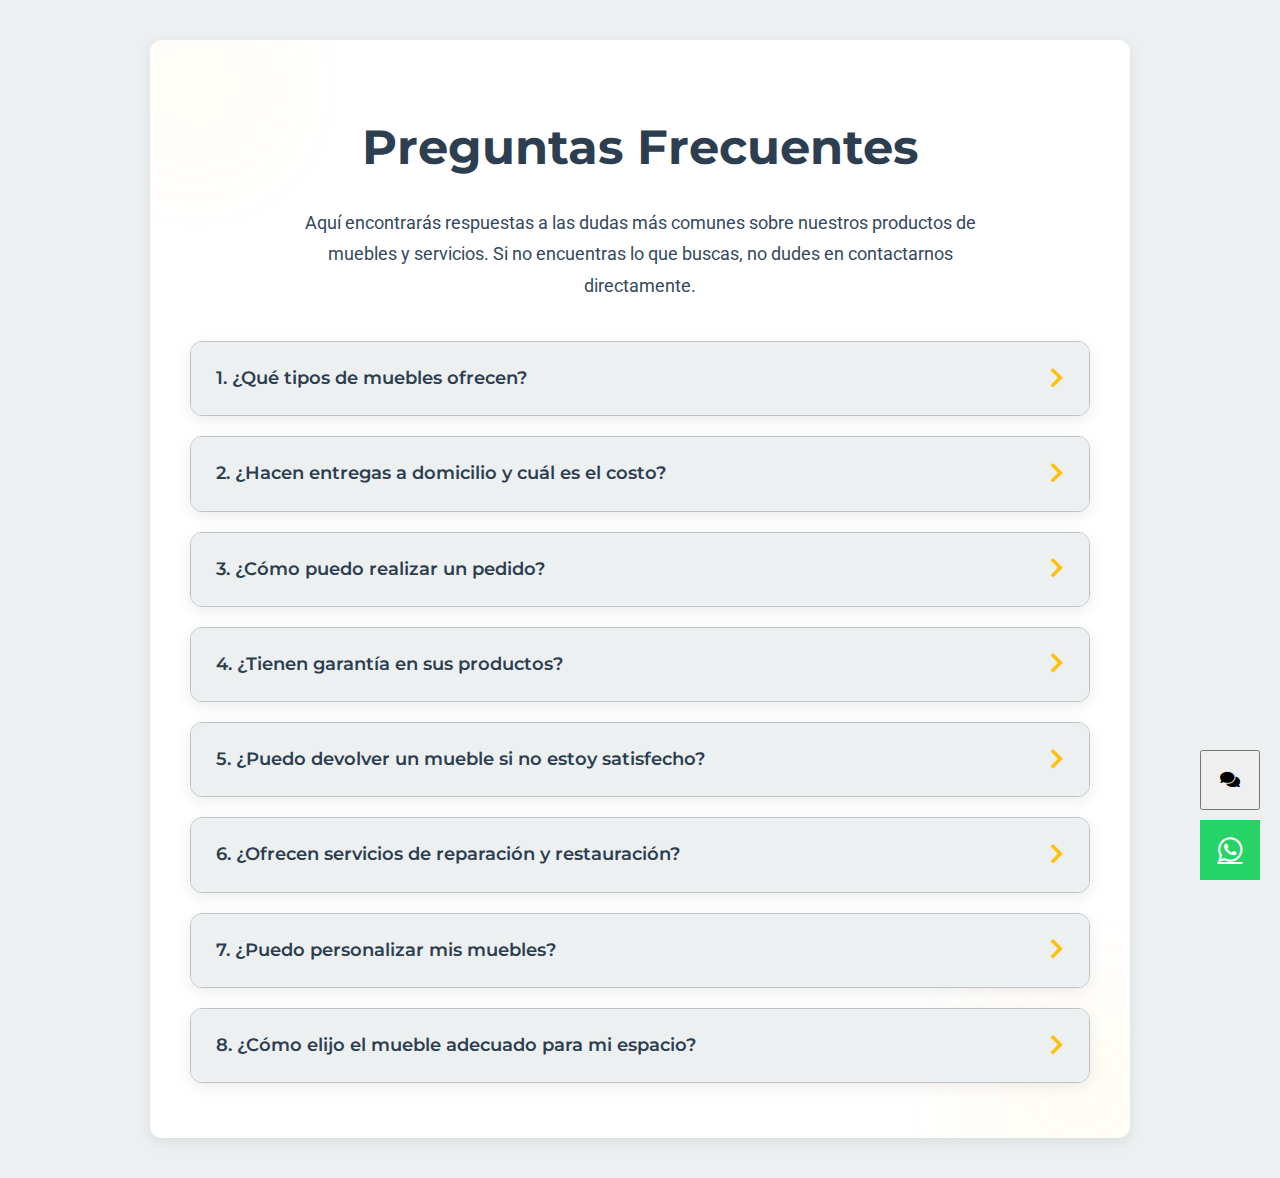
<file: preguntas_frecuentes.html>
<!DOCTYPE html>
<html lang="es">
<head>
    <meta charset="UTF-8">
    <meta name="viewport" content="width=device-width, initial-scale=1.0">
    <title>Preguntas Frecuentes | Tu Tienda de Muebles</title>
    <link href="https://fonts.googleapis.com/css2?family=Montserrat:wght@400;600;700&family=Roboto:wght@300;400&display=swap" rel="stylesheet">
    <link rel="stylesheet" href="https://cdnjs.cloudflare.com/ajax/libs/font-awesome/6.0.0-beta3/css/all.min.css">
    <style>
        :root {
            --primary-yellow: #FFC107; /* Amarillo vibrante */
            --dark-blue: #2c3e50;    /* Azul oscuro para contraste */
            --light-grey: #ecf0f1;   /* Fondo general */
            --medium-grey: #bdc3c7;  /* Gris medio para bordes sutiles */
            --text-color: #34495e;   /* Texto principal */
            --white: #ffffff;
            --font-heading: 'Montserrat', sans-serif;
            --font-body: 'Roboto', sans-serif;
            --border-radius-main: 12px;
            --shadow-subtle: 0 4px 15px rgba(0, 0, 0, 0.08);
            --shadow-hover: 0 8px 25px rgba(0, 0, 0, 0.15);
        }

        body {
            font-family: var(--font-body);
            background-color: var(--light-grey);
            margin: 0;
            padding: 0;
            color: var(--text-color);
            line-height: 1.7;
            display: flex;
            justify-content: center;
            align-items: flex-start;
            min-height: 100vh;
        }

        .faq-page-container {
            max-width: 900px;
            margin: 40px auto;
            background-color: var(--white);
            padding: 35px 40px;
            border-radius: var(--border-radius-main);
            box-shadow: var(--shadow-subtle);
            text-align: center;
            position: relative;
            overflow: hidden; /* Para las formas decorativas */
        }

        /* Formas decorativas con amarillo */
        .faq-page-container::before,
        .faq-page-container::after {
            content: '';
            position: absolute;
            background-color: var(--primary-yellow);
            border-radius: 50%;
            opacity: 0.05;
            filter: blur(60px);
            z-index: 0;
        }

        .faq-page-container::before {
            width: 150px;
            height: 150px;
            top: -30px;
            left: -30px;
            animation: floatShape 10s ease-in-out infinite alternate;
        }

        .faq-page-container::after {
            width: 200px;
            height: 200px;
            bottom: -50px;
            right: -50px;
            animation: floatShape 12s ease-in-out infinite alternate-reverse;
        }

        @keyframes floatShape {
            0% { transform: translate(0, 0) scale(1); }
            50% { transform: translate(10px, 10px) scale(1.05); }
            100% { transform: translate(0, 0) scale(1); }
        }

        h1 {
            font-family: var(--font-heading);
            font-size: 3em;
            color: var(--dark-blue);
            margin-bottom: 15px;
            position: relative;
            z-index: 1;
        }

        .intro-text {
            font-size: 1.15em;
            color: var(--text-color);
            margin-bottom: 40px;
            max-width: 700px;
            margin-left: auto;
            margin-right: auto;
            position: relative;
            z-index: 1;
        }

        .faq-list {
            text-align: left;
            position: relative;
            z-index: 1;
        }

        .faq-item {
            background-color: var(--white);
            border: 1px solid var(--medium-grey);
            border-radius: var(--border-radius-main);
            margin-bottom: 20px;
            overflow: hidden; /* Para el efecto de despliegue */
            box-shadow: var(--shadow-subtle);
            transition: box-shadow 0.3s ease;
        }

        .faq-item:hover {
            box-shadow: var(--shadow-hover);
        }

        .faq-question {
            font-family: var(--font-heading);
            font-weight: 600;
            color: var(--dark-blue);
            font-size: 1.15em;
            padding: 20px 25px;
            cursor: pointer;
            display: flex;
            justify-content: space-between;
            align-items: center;
            background-color: var(--light-grey); /* Fondo sutil para la pregunta */
            border-bottom: 2px solid transparent; /* Para el highlight amarillo */
            transition: background-color 0.3s ease, border-bottom 0.3s ease;
        }

        .faq-question:hover {
            background-color: var(--medium-grey);
        }

        .faq-question.active {
            border-bottom-color: var(--primary-yellow); /* Highlight amarillo cuando está activa */
            background-color: var(--medium-grey);
        }

        .faq-question i {
            color: var(--primary-yellow);
            transition: transform 0.3s ease;
            font-size: 1.2em;
        }

        .faq-question.active i {
            transform: rotate(90deg);
        }

        .faq-answer {
            color: var(--text-color);
            font-size: 1em;
            padding: 0 25px; /* Relleno inicial */
            max-height: 0; /* Oculto por defecto */
            overflow: hidden;
            transition: max-height 0.4s ease-out, padding 0.4s ease-out;
        }

        .faq-answer.show {
            max-height: 200px; /* Suficiente para la mayoría de respuestas, ajustar si es necesario */
            padding: 15px 25px;
            animation: fadeIn 0.4s ease-out;
        }

        @keyframes fadeIn {
            from { opacity: 0; transform: translateY(-10px); }
            to { opacity: 1; transform: translateY(0); }
        }

        /* Responsive */
        @media (max-width: 768px) {
            .faq-page-container {
                margin: 20px auto;
                padding: 25px;
            }
            h1 {
                font-size: 2.2em;
            }
            .intro-text {
                font-size: 1em;
            }
            .faq-question {
                font-size: 1.05em;
                padding: 15px 20px;
            }
            .faq-answer {
                font-size: 0.95em;
                padding: 0 20px;
            }
            .faq-answer.show {
                padding: 10px 20px;
            }
        }

        @media (max-width: 480px) {
            h1 {
                font-size: 1.8em;
            }
        }
    </style>
</head>
<body>
    <div class="faq-page-container">
        <h1>Preguntas Frecuentes</h1>
        <p class="intro-text">
            Aquí encontrarás respuestas a las dudas más comunes sobre nuestros productos de muebles y servicios. Si no encuentras lo que buscas, no dudes en contactarnos directamente.
        </p>

        <div class="faq-list">
            <div class="faq-item">
                <div class="faq-question">
                    <span>1. ¿Qué tipos de muebles ofrecen?</span>
                    <i class="fas fa-chevron-right"></i>
                </div>
                <div class="faq-answer">
                    Ofrecemos una amplia gama de muebles de alta calidad y diseño para cada espacio de tu hogar u oficina. Nuestra colección incluye salas, comedores, dormitorios completos, muebles de oficina (escritorios, sillas ejecutivas, estanterías), y piezas decorativas exclusivas. Trabajamos con diversos materiales y estilos para adaptarnos a tus preferencias.
                </div>
            </div>

            <div class="faq-item">
                <div class="faq-question">
                    <span>2. ¿Hacen entregas a domicilio y cuál es el costo?</span>
                    <i class="fas fa-chevron-right"></i>
                </div>
                <div class="faq-answer">
                    Sí, contamos con un servicio de entrega a domicilio para tu comodidad. El costo de la entrega puede variar según la ubicación y el tamaño/peso de los muebles. Puedes calcular el costo exacto al finalizar tu compra en línea o consultarlo con nuestro equipo de ventas si visitas nuestra tienda física.
                </div>
            </div>

            <div class="faq-item">
                <div class="faq-question">
                    <span>3. ¿Cómo puedo realizar un pedido?</span>
                    <i class="fas fa-chevron-right"></i>
                </div>
                <div class="faq-answer">
                    Puedes realizar tu pedido de varias maneras:
                    <ul>
                        <li>A través de nuestra **tienda en línea**, explorando nuestro catálogo y añadiendo los productos al carrito.</li>
                        <li>Visitando nuestra **tienda física**, donde nuestro personal te brindará asesoramiento personalizado.</li>
                        <li>Llamándonos a nuestro **número de atención al cliente** para asistencia telefónica.</li>
                    </ul>
                </div>
            </div>

            <div class="faq-item">
                <div class="faq-question">
                    <span>4. ¿Tienen garantía en sus productos?</span>
                    <i class="fas fa-chevron-right"></i>
                </div>
                <div class="faq-answer">
                    Absolutamente. Todos nuestros muebles nuevos vienen con una **garantía contra defectos de fabricación**. La duración y los términos específicos de la garantía pueden variar según el tipo de producto y fabricante. Te recomendamos revisar la información de garantía en la descripción de cada producto o consultar a nuestro personal.
                </div>
            </div>

            <div class="faq-item">
                <div class="faq-question">
                    <span>5. ¿Puedo devolver un mueble si no estoy satisfecho?</span>
                    <i class="fas fa-chevron-right"></i>
                </div>
                <div class="faq-answer">
                    Tu satisfacción es nuestra prioridad. Sí, tenemos una **política de devolución** que te permite retornar un mueble si no estás completamente satisfecho. Las condiciones y plazos para las devoluciones (generalmente 7-14 días hábiles) varían. Por favor, consulta nuestra sección de "Política de Devoluciones" en el pie de página para obtener detalles completos.
                </div>
            </div>

            <div class="faq-item">
                <div class="faq-question">
                    <span>6. ¿Ofrecen servicios de reparación y restauración?</span>
                    <i class="fas fa-chevron-right"></i>
                </div>
                <div class="faq-answer">
                    Sí, ofrecemos servicios especializados de **reparación y restauración de muebles** para ayudarte a mantener tus piezas favoritas en óptimas condiciones y extender su vida útil. Desde pequeños arreglos hasta restauraciones completas de muebles antiguos, nuestro equipo de expertos está listo para asistirte. Contáctanos para una evaluación y presupuesto.
                </div>
            </div>

            <div class="faq-item">
                <div class="faq-question">
                    <span>7. ¿Puedo personalizar mis muebles?</span>
                    <i class="fas fa-chevron-right"></i>
                </div>
                <div class="faq-answer">
                    ¡Por supuesto! Entendemos que cada espacio es único. Ofrecemos **opciones de personalización** en muchos de nuestros muebles. Esto puede incluir la elección de dimensiones específicas, tipos de madera, acabados de color, tapizados y herrajes. Pregunta a nuestro equipo sobre las posibilidades de personalización para el mueble que te interese.
                </div>
            </div>

            <div class="faq-item">
                <div class="faq-question">
                    <span>8. ¿Cómo elijo el mueble adecuado para mi espacio?</span>
                    <i class="fas fa-chevron-right"></i>
                </div>
                <div class="faq-answer">
                    Elegir el mueble perfecto es crucial. Te recomendamos:
                    <ul>
                        <li>**Medir tu espacio** cuidadosamente para asegurar un buen ajuste.</li>
                        <li>Considerar el **estilo y la paleta de colores** de tu decoración actual.</li>
                        <li>Pensar en la **funcionalidad** que necesitas del mueble.</li>
                    </ul>
                    Nuestro equipo de diseño y ventas está disponible para ofrecerte **asesoramiento experto** y ayudarte a seleccionar las piezas ideales que complementen tu hogar u oficina.
                </div>
            </div>
        </div>
    </div>

    <script>
        document.querySelectorAll('.faq-question').forEach(item => {
            item.addEventListener('click', event => {
                const answer = item.nextElementSibling;
                const icon = item.querySelector('i');

                // Close all other open FAQs
                document.querySelectorAll('.faq-question.active').forEach(activeQuestion => {
                    if (activeQuestion !== item) {
                        activeQuestion.classList.remove('active');
                        activeQuestion.nextElementSibling.classList.remove('show');
                        activeQuestion.querySelector('i').classList.remove('active');
                    }
                });

                // Toggle current FAQ
                item.classList.toggle('active');
                answer.classList.toggle('show');
                icon.classList.toggle('active');
            });
        });
    </script>

    

<button id="chat-toggle-button" class="btn btn-primary rounded-circle shadow"
        style="position: fixed; bottom: 90px; right: 20px; z-index: 1000; width: 60px; height: 60px; display: flex; align-items: center; justify-content: center;"
        aria-label="Abrir o cerrar el chat del asistente virtual">
  <i class="fas fa-comments fa-lg"></i>
</button>

<div id="chat-widget-container" class="card shadow"
     style="position: fixed; bottom: 160px; right: 20px; z-index: 1000; width: 350px; height: 400px; background-color: white; border: 1px solid #ddd; border-radius: 10px; display: none; flex-direction: column;">

  <div class="card-header bg-primary text-white d-flex justify-content-between align-items-center py-2">
    <h5 class="mb-0 text-white">Asistente Virtual</h5>
    <button id="chat-close-button" class="btn btn-sm btn-light p-1" aria-label="Cerrar ventana del chat">
      <i class="fas fa-times"></i>
    </button>
  </div>

  <div class="card-body overflow-auto p-3" id="chat-messages-display" style="flex-grow: 1; overflow-y: auto;">
    <p class="text-muted text-center my-3">Hola, ¿en qué puedo ayudarte hoy?</p>
    </div>

  <div class="card-footer bg-light p-3">
    <div class="input-group">
      <input type="text" id="chat-input-field" class="form-control" placeholder="Escribe tu mensaje..." aria-label="Campo de entrada de mensaje para el chat">
      <div class="input-group-append">
        <button class="btn btn-primary" id="chat-send-button">
          <i class="fas fa-paper-plane"></i> Enviar
        </button>
      </div>
    </div>
  </div>
</div>

<a href="https://wa.me/TUNUMERODEWHATSAPP?text=Hola,%20necesito%20ayuda%20con..."
   class="btn rounded-circle shadow whatsapp-button"
   style="position: fixed; bottom: 20px; right: 20px; z-index: 1000; width: 60px; height: 60px; display: flex; align-items: center; justify-content: center;"
   target="_blank" aria-label="Contactar por WhatsApp">
  <i class="fab fa-whatsapp"></i>
</a>

<link rel="stylesheet" href="https://cdnjs.cloudflare.com/ajax/libs/font-awesome/5.15.4/css/all.min.css">

<script>
    // --- LÓGICA JAVASCRIPT PARA EL ASISTENTE ---

    const chatToggleButton = document.getElementById('chat-toggle-button');
    const chatWidgetContainer = document.getElementById('chat-widget-container');
    const chatCloseButton = document.getElementById('chat-close-button');
    const chatInputField = document.getElementById('chat-input-field');
    const chatSendButton = document.getElementById('chat-send-button');
    const chatMessagesDisplay = document.getElementById('chat-messages-display');

    // Función para alternar la visibilidad del chat
    chatToggleButton.addEventListener('click', () => {
        if (chatWidgetContainer.style.display === 'none' || chatWidgetContainer.style.display === '') {
            chatWidgetContainer.style.display = 'flex';
        } else {
            chatWidgetContainer.style.display = 'none';
        }
    });

    // Función para cerrar el chat
    chatCloseButton.addEventListener('click', () => {
        chatWidgetContainer.style.display = 'none';
    });

    // Función para enviar mensaje y agregar al chat
    function sendMessage() {
        const message = chatInputField.value.trim();
        if (message) {
            // Crear elemento para el mensaje del usuario
            const userMessageDiv = document.createElement('div');
            userMessageDiv.classList.add('d-flex', 'justify-content-end', 'mb-2'); // Alinear a la derecha
            userMessageDiv.innerHTML = `
                <div class="p-2 rounded bg-primary text-white" style="max-width: 80%;">
                    ${message}
                </div>
            `;
            chatMessagesDisplay.appendChild(userMessageDiv);

            // Simular respuesta del asistente (puedes reemplazar esto con tu lógica real)
            setTimeout(() => {
                const botMessageDiv = document.createElement('div');
                botMessageDiv.classList.add('d-flex', 'justify-content-start', 'mb-2'); // Alinear a la izquierda
                botMessageDiv.innerHTML = `
                    <div class="p-2 rounded bg-light border" style="max-width: 80%;">
                        Gracias por tu mensaje. ¿En qué más puedo ayudarte?
                    </div>
                `;
                chatMessagesDisplay.appendChild(botMessageDiv);
                chatMessagesDisplay.scrollTop = chatMessagesDisplay.scrollHeight; // Scroll al final
            }, 500);

            chatInputField.value = ''; // Limpiar el campo de entrada
            chatMessagesDisplay.scrollTop = chatMessagesDisplay.scrollHeight; // Scroll al final
        }
    }

    // Evento para enviar mensaje al hacer clic en el botón
    chatSendButton.addEventListener('click', sendMessage);

    // Evento para enviar mensaje al presionar Enter en el campo de texto
    chatInputField.addEventListener('keypress', (event) => {
        if (event.key === 'Enter') {
            sendMessage();
        }
    });

    // --- FIN DE LA LÓGICA JAVASCRIPT PARA EL ASISTENTE ---
</script>

<style>
    .whatsapp-button {
        background-color: #25D366; /* Color de WhatsApp */
        color: white;
    }
    .whatsapp-button:hover {
        background-color: #1DA851; /* Un tono más oscuro al pasar el ratón */
        color: white;
    }
    .whatsapp-button .fa-whatsapp {
        font-size: 28px; /* Tamaño del icono de WhatsApp */
    }
</style>
</body>
</html>
</file>
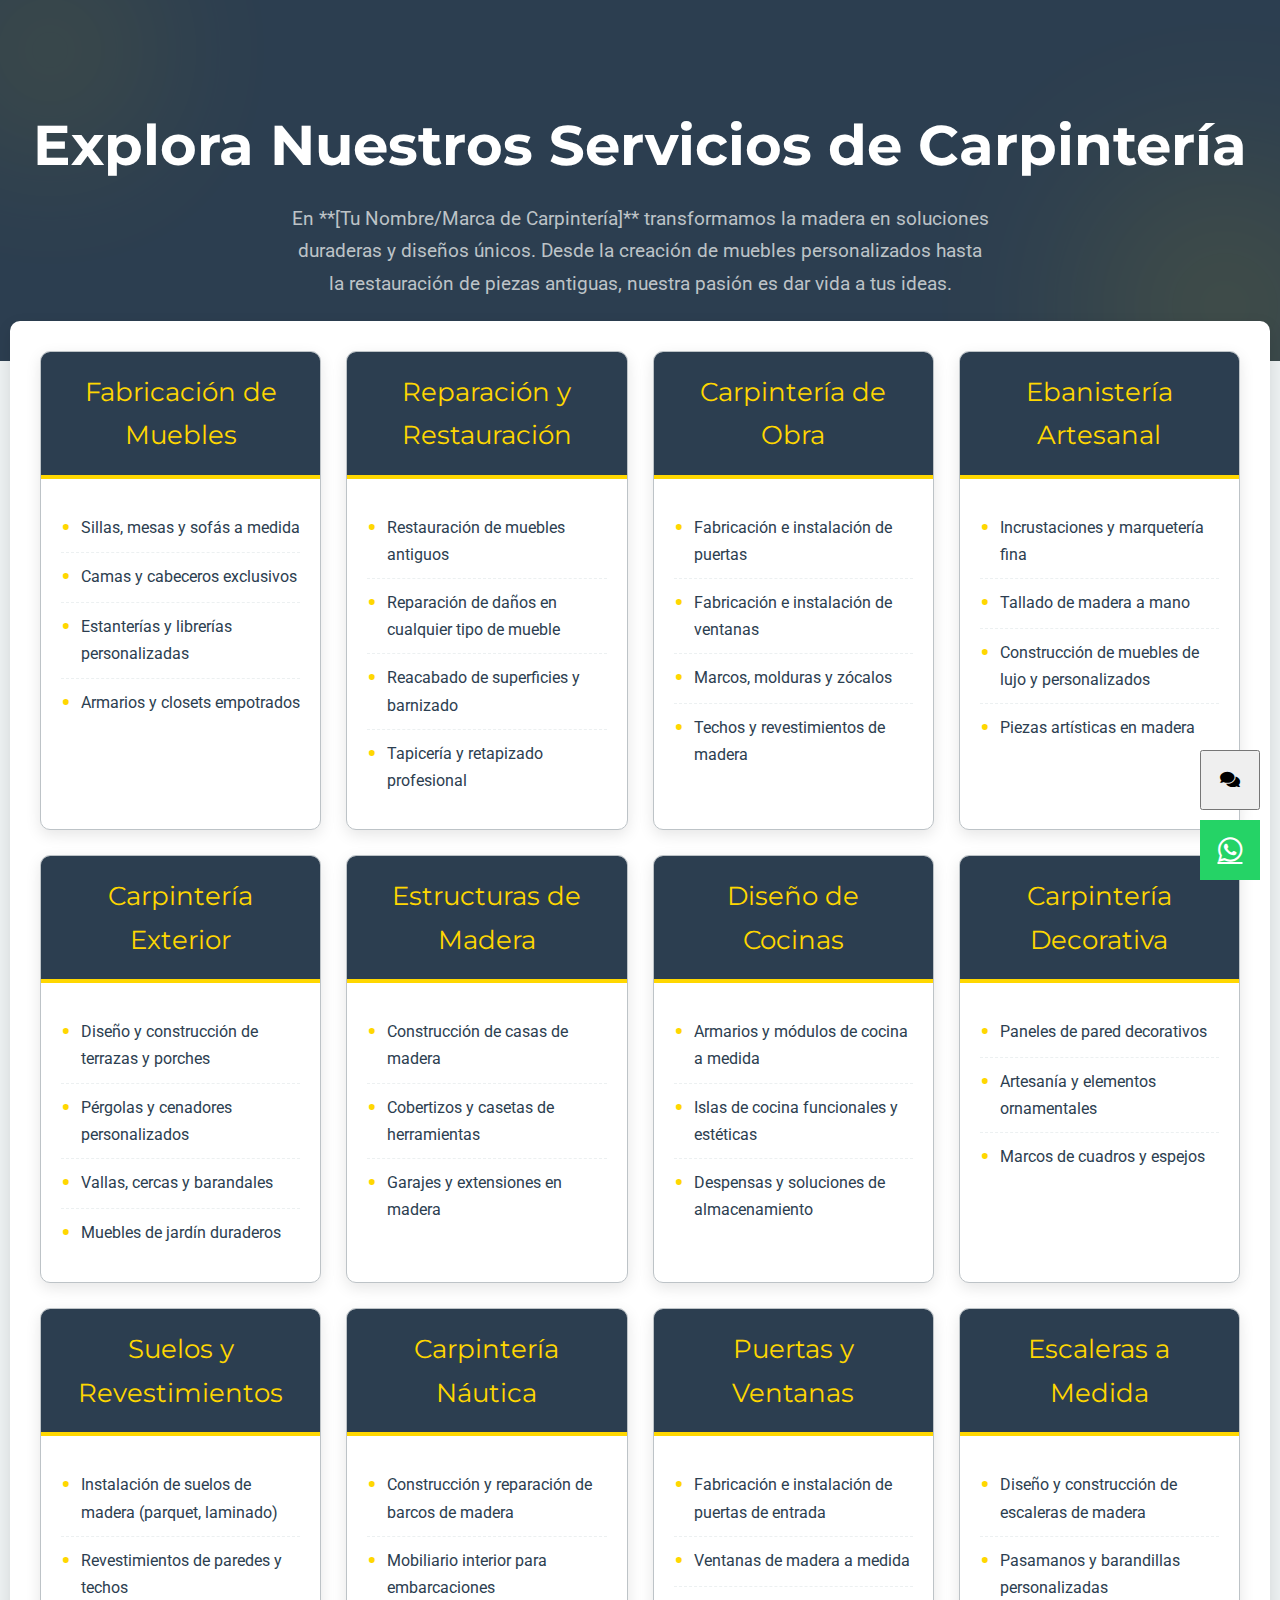
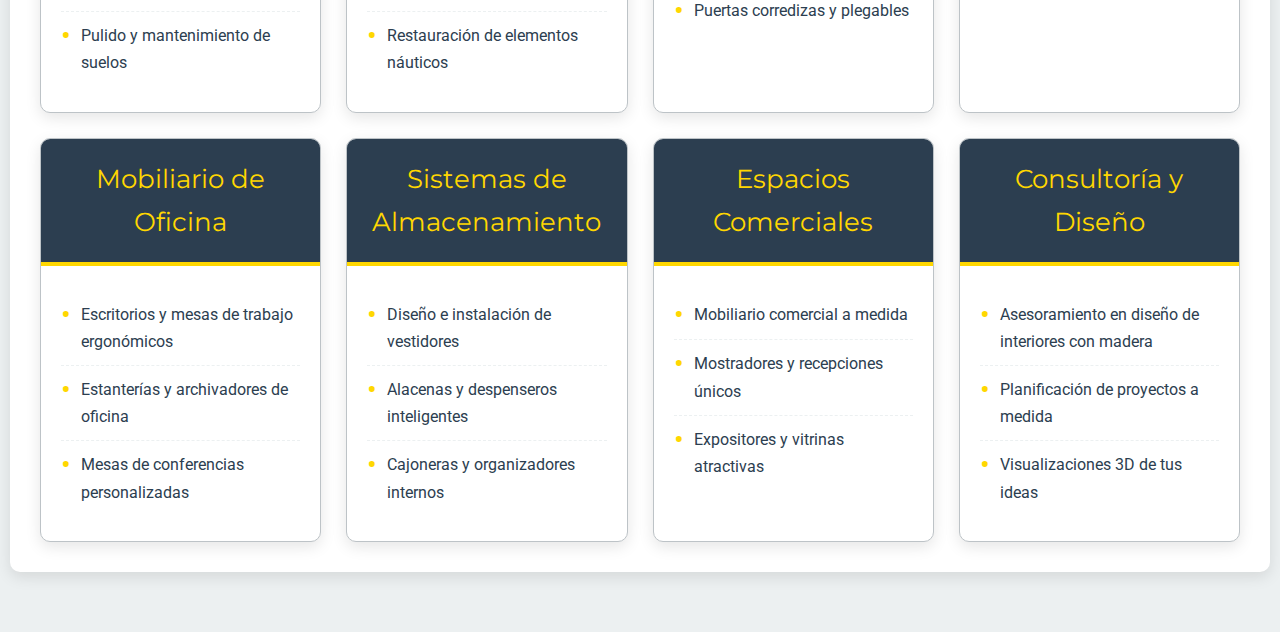
<file: servicios.html>
<!DOCTYPE html>
<html lang="es">
<head>
    <meta charset="UTF-8">
    <meta name="viewport" content="width=device-width, initial-scale=1.0">
    <title>Servicios Exclusivos | Tu Carpintería con Estilo</title>
    <link href="https://fonts.googleapis.com/css2?family=Montserrat:wght@400;600;700&family=Roboto:wght@300;400;700&display=swap" rel="stylesheet">
    <style>
        :root {
            --primary-yellow: #FFD700; /* Amarillo Oro brillante */
            --dark-blue: #2c3e50;    /* Azul oscuro casi negro */
            --light-grey: #ecf0f1;   /* Gris claro */
            --medium-grey: #bdc3c7;  /* Gris medio */
            --white: #ffffff;
            --font-heading: 'Montserrat', sans-serif;
            --font-body: 'Roboto', sans-serif;
            --border-radius-card: 10px;
            --shadow-light: 0 5px 15px rgba(0, 0, 0, 0.1);
            --shadow-hover: 0 8px 25px rgba(0, 0, 0, 0.2);
        }

        body {
            font-family: var(--font-body);
            margin: 0;
            padding: 0;
            background-color: var(--light-grey);
            color: var(--dark-blue);
            line-height: 1.7;
            overflow-x: hidden; /* Evita el scroll horizontal */
        }

        .services-header {
            background-color: var(--dark-blue);
            color: var(--white);
            text-align: center;
            padding: 60px 20px;
            position: relative;
            overflow: hidden;
        }

        .services-header h1 {
            font-family: var(--font-heading);
            font-size: 3.5em;
            margin-bottom: 10px;
            position: relative;
            z-index: 1;
        }

        .services-header p {
            font-size: 1.2em;
            max-width: 700px;
            margin: 0 auto;
            color: var(--medium-grey);
            position: relative;
            z-index: 1;
        }

        /* Elemento decorativo en el encabezado */
        .services-header::before {
            content: '';
            position: absolute;
            top: -50px;
            left: -50px;
            width: 200px;
            height: 200px;
            background-color: var(--primary-yellow);
            border-radius: 50%;
            opacity: 0.1;
            filter: blur(80px);
            animation: moveShape1 15s infinite alternate;
        }

        .services-header::after {
            content: '';
            position: absolute;
            bottom: -70px;
            right: -70px;
            width: 250px;
            height: 250px;
            background-color: var(--primary-yellow);
            border-radius: 50%;
            opacity: 0.15;
            filter: blur(100px);
            animation: moveShape2 20s infinite alternate-reverse;
        }

        @keyframes moveShape1 {
            0% { transform: translate(0, 0) scale(1); }
            50% { transform: translate(50px, 50px) scale(1.1); }
            100% { transform: translate(0, 0) scale(1); }
        }

        @keyframes moveShape2 {
            0% { transform: translate(0, 0) scale(1); }
            50% { transform: translate(-60px, -60px) scale(0.9); }
            100% { transform: translate(0, 0) scale(1); }
        }

        .services-container {
            max-width: 1200px;
            margin: -40px auto 60px auto; /* Se superpone ligeramente al header */
            padding: 30px;
            background: var(--white);
            border-radius: var(--border-radius-card);
            box-shadow: var(--shadow-light);
            position: relative;
            z-index: 2; /* Para que quede por encima del fondo del header */
        }

        .category-grid {
            display: grid;
            grid-template-columns: repeat(auto-fit, minmax(280px, 1fr));
            gap: 25px;
        }

        .category {
            background-color: var(--white);
            border-radius: var(--border-radius-card);
            box-shadow: var(--shadow-light);
            overflow: hidden;
            transition: transform 0.3s ease, box-shadow 0.3s ease;
            display: flex;
            flex-direction: column;
            justify-content: space-between;
            border: 1px solid var(--medium-grey); /* Borde sutil */
        }

        .category:hover {
            transform: translateY(-8px);
            box-shadow: var(--shadow-hover);
        }

        .category-header {
            background-color: var(--dark-blue);
            color: var(--primary-yellow);
            padding: 18px 20px;
            text-align: center;
            font-family: var(--font-heading);
            font-size: 1.6em;
            border-bottom: 4px solid var(--primary-yellow); /* Destaca la categoría */
        }

        .service-list {
            list-style: none;
            padding: 25px 20px;
            margin: 0;
            flex-grow: 1;
        }

        .service-item {
            padding: 10px 0;
            display: flex;
            align-items: flex-start;
            color: var(--dark-blue);
            border-bottom: 1px dashed var(--light-grey); /* Línea punteada sutil */
        }

        .service-item:last-child {
            border-bottom: none;
        }

        .service-item::before {
            content: '\2022'; /* Punto gordo unicode */
            color: var(--primary-yellow);
            font-size: 1.8em; /* Tamaño del punto */
            line-height: 1;
            margin-right: 10px;
            flex-shrink: 0; /* Evita que el punto se encoja */
        }

        /* Responsive adjustments */
        @media (max-width: 768px) {
            .services-header {
                padding: 40px 15px;
            }

            .services-header h1 {
                font-size: 2.5em;
            }

            .services-header p {
                font-size: 1em;
            }

            .services-container {
                margin: -20px auto 40px auto;
                padding: 20px;
            }

            .category-grid {
                grid-template-columns: 1fr;
            }

            .category-header {
                font-size: 1.4em;
            }
        }

        @media (max-width: 480px) {
            .services-header h1 {
                font-size: 2em;
            }
        }
    </style>
</head>
<body>

    <header class="services-header">
        <h1>Explora Nuestros Servicios de Carpintería</h1>
        <p>En **[Tu Nombre/Marca de Carpintería]** transformamos la madera en soluciones duraderas y diseños únicos. Desde la creación de muebles personalizados hasta la restauración de piezas antiguas, nuestra pasión es dar vida a tus ideas.</p>
    </header>

    <div class="services-container">
        <div class="category-grid">
            <div class="category">
                <div class="category-header">Fabricación de Muebles</div>
                <ul class="service-list">
                    <li class="service-item">Sillas, mesas y sofás a medida</li>
                    <li class="service-item">Camas y cabeceros exclusivos</li>
                    <li class="service-item">Estanterías y librerías personalizadas</li>
                    <li class="service-item">Armarios y closets empotrados</li>
                </ul>
            </div>

            <div class="category">
                <div class="category-header">Reparación y Restauración</div>
                <ul class="service-list">
                    <li class="service-item">Restauración de muebles antiguos</li>
                    <li class="service-item">Reparación de daños en cualquier tipo de mueble</li>
                    <li class="service-item">Reacabado de superficies y barnizado</li>
                    <li class="service-item">Tapicería y retapizado profesional</li>
                </ul>
            </div>

            <div class="category">
                <div class="category-header">Carpintería de Obra</div>
                <ul class="service-list">
                    <li class="service-item">Fabricación e instalación de puertas</li>
                    <li class="service-item">Fabricación e instalación de ventanas</li>
                    <li class="service-item">Marcos, molduras y zócalos</li>
                    <li class="service-item">Techos y revestimientos de madera</li>
                </ul>
            </div>

            <div class="category">
                <div class="category-header">Ebanistería Artesanal</div>
                <ul class="service-list">
                    <li class="service-item">Incrustaciones y marquetería fina</li>
                    <li class="service-item">Tallado de madera a mano</li>
                    <li class="service-item">Construcción de muebles de lujo y personalizados</li>
                    <li class="service-item">Piezas artísticas en madera</li>
                </ul>
            </div>

            <div class="category">
                <div class="category-header">Carpintería Exterior</div>
                <ul class="service-list">
                    <li class="service-item">Diseño y construcción de terrazas y porches</li>
                    <li class="service-item">Pérgolas y cenadores personalizados</li>
                    <li class="service-item">Vallas, cercas y barandales</li>
                    <li class="service-item">Muebles de jardín duraderos</li>
                </ul>
            </div>

            <div class="category">
                <div class="category-header">Estructuras de Madera</div>
                <ul class="service-list">
                    <li class="service-item">Construcción de casas de madera</li>
                    <li class="service-item">Cobertizos y casetas de herramientas</li>
                    <li class="service-item">Garajes y extensiones en madera</li>
                </ul>
            </div>

            <div class="category">
                <div class="category-header">Diseño de Cocinas</div>
                <ul class="service-list">
                    <li class="service-item">Armarios y módulos de cocina a medida</li>
                    <li class="service-item">Islas de cocina funcionales y estéticas</li>
                    <li class="service-item">Despensas y soluciones de almacenamiento</li>
                </ul>
            </div>

            <div class="category">
                <div class="category-header">Carpintería Decorativa</div>
                <ul class="service-list">
                    <li class="service-item">Paneles de pared decorativos</li>
                    <li class="service-item">Artesanía y elementos ornamentales</li>
                    <li class="service-item">Marcos de cuadros y espejos</li>
                </ul>
            </div>

            <div class="category">
                <div class="category-header">Suelos y Revestimientos</div>
                <ul class="service-list">
                    <li class="service-item">Instalación de suelos de madera (parquet, laminado)</li>
                    <li class="service-item">Revestimientos de paredes y techos</li>
                    <li class="service-item">Pulido y mantenimiento de suelos</li>
                </ul>
            </div>

            <div class="category">
                <div class="category-header">Carpintería Náutica</div>
                <ul class="service-list">
                    <li class="service-item">Construcción y reparación de barcos de madera</li>
                    <li class="service-item">Mobiliario interior para embarcaciones</li>
                    <li class="service-item">Restauración de elementos náuticos</li>
                </ul>
            </div>

            <div class="category">
                <div class="category-header">Puertas y Ventanas</div>
                <ul class="service-list">
                    <li class="service-item">Fabricación e instalación de puertas de entrada</li>
                    <li class="service-item">Ventanas de madera a medida</li>
                    <li class="service-item">Puertas corredizas y plegables</li>
                </ul>
            </div>

            <div class="category">
                <div class="category-header">Escaleras a Medida</div>
                <ul class="service-list">
                    <li class="service-item">Diseño y construcción de escaleras de madera</li>
                    <li class="service-item">Pasamanos y barandillas personalizadas</li>
                </ul>
            </div>

            <div class="category">
                <div class="category-header">Mobiliario de Oficina</div>
                <ul class="service-list">
                    <li class="service-item">Escritorios y mesas de trabajo ergonómicos</li>
                    <li class="service-item">Estanterías y archivadores de oficina</li>
                    <li class="service-item">Mesas de conferencias personalizadas</li>
                </ul>
            </div>

            <div class="category">
                <div class="category-header">Sistemas de Almacenamiento</div>
                <ul class="service-list">
                    <li class="service-item">Diseño e instalación de vestidores</li>
                    <li class="service-item">Alacenas y despenseros inteligentes</li>
                    <li class="service-item">Cajoneras y organizadores internos</li>
                </ul>
            </div>

            <div class="category">
                <div class="category-header">Espacios Comerciales</div>
                <ul class="service-list">
                    <li class="service-item">Mobiliario comercial a medida</li>
                    <li class="service-item">Mostradores y recepciones únicos</li>
                    <li class="service-item">Expositores y vitrinas atractivas</li>
                </ul>
            </div>

            <div class="category">
                <div class="category-header">Consultoría y Diseño</div>
                <ul class="service-list">
                    <li class="service-item">Asesoramiento en diseño de interiores con madera</li>
                    <li class="service-item">Planificación de proyectos a medida</li>
                    <li class="service-item">Visualizaciones 3D de tus ideas</li>
                </ul>
            </div>
        </div>
    </div>


    <button id="chat-toggle-button" class="btn btn-primary rounded-circle shadow"
        style="position: fixed; bottom: 90px; right: 20px; z-index: 1000; width: 60px; height: 60px; display: flex; align-items: center; justify-content: center;"
        aria-label="Abrir o cerrar el chat del asistente virtual">
  <i class="fas fa-comments fa-lg"></i>
</button>

<div id="chat-widget-container" class="card shadow"
     style="position: fixed; bottom: 160px; right: 20px; z-index: 1000; width: 350px; height: 400px; background-color: white; border: 1px solid #ddd; border-radius: 10px; display: none; flex-direction: column;">

  <div class="card-header bg-primary text-white d-flex justify-content-between align-items-center py-2">
    <h5 class="mb-0 text-white">Asistente Virtual</h5>
    <button id="chat-close-button" class="btn btn-sm btn-light p-1" aria-label="Cerrar ventana del chat">
      <i class="fas fa-times"></i>
    </button>
  </div>

  <div class="card-body overflow-auto p-3" id="chat-messages-display" style="flex-grow: 1; overflow-y: auto;">
    <p class="text-muted text-center my-3">Hola, ¿en qué puedo ayudarte hoy?</p>
    </div>

  <div class="card-footer bg-light p-3">
    <div class="input-group">
      <input type="text" id="chat-input-field" class="form-control" placeholder="Escribe tu mensaje..." aria-label="Campo de entrada de mensaje para el chat">
      <div class="input-group-append">
        <button class="btn btn-primary" id="chat-send-button">
          <i class="fas fa-paper-plane"></i> Enviar
        </button>
      </div>
    </div>
  </div>
</div>

<a href="https://wa.me/TUNUMERODEWHATSAPP?text=Hola,%20necesito%20ayuda%20con..."
   class="btn rounded-circle shadow whatsapp-button"
   style="position: fixed; bottom: 20px; right: 20px; z-index: 1000; width: 60px; height: 60px; display: flex; align-items: center; justify-content: center;"
   target="_blank" aria-label="Contactar por WhatsApp">
  <i class="fab fa-whatsapp"></i>
</a>

<link rel="stylesheet" href="https://cdnjs.cloudflare.com/ajax/libs/font-awesome/5.15.4/css/all.min.css">

<script>
    // --- LÓGICA JAVASCRIPT PARA EL ASISTENTE ---

    const chatToggleButton = document.getElementById('chat-toggle-button');
    const chatWidgetContainer = document.getElementById('chat-widget-container');
    const chatCloseButton = document.getElementById('chat-close-button');
    const chatInputField = document.getElementById('chat-input-field');
    const chatSendButton = document.getElementById('chat-send-button');
    const chatMessagesDisplay = document.getElementById('chat-messages-display');

    // Función para alternar la visibilidad del chat
    chatToggleButton.addEventListener('click', () => {
        if (chatWidgetContainer.style.display === 'none' || chatWidgetContainer.style.display === '') {
            chatWidgetContainer.style.display = 'flex';
        } else {
            chatWidgetContainer.style.display = 'none';
        }
    });

    // Función para cerrar el chat
    chatCloseButton.addEventListener('click', () => {
        chatWidgetContainer.style.display = 'none';
    });

    // Función para enviar mensaje y agregar al chat
    function sendMessage() {
        const message = chatInputField.value.trim();
        if (message) {
            // Crear elemento para el mensaje del usuario
            const userMessageDiv = document.createElement('div');
            userMessageDiv.classList.add('d-flex', 'justify-content-end', 'mb-2'); // Alinear a la derecha
            userMessageDiv.innerHTML = `
                <div class="p-2 rounded bg-primary text-white" style="max-width: 80%;">
                    ${message}
                </div>
            `;
            chatMessagesDisplay.appendChild(userMessageDiv);

            // Simular respuesta del asistente (puedes reemplazar esto con tu lógica real)
            setTimeout(() => {
                const botMessageDiv = document.createElement('div');
                botMessageDiv.classList.add('d-flex', 'justify-content-start', 'mb-2'); // Alinear a la izquierda
                botMessageDiv.innerHTML = `
                    <div class="p-2 rounded bg-light border" style="max-width: 80%;">
                        Gracias por tu mensaje. ¿En qué más puedo ayudarte?
                    </div>
                `;
                chatMessagesDisplay.appendChild(botMessageDiv);
                chatMessagesDisplay.scrollTop = chatMessagesDisplay.scrollHeight; // Scroll al final
            }, 500);

            chatInputField.value = ''; // Limpiar el campo de entrada
            chatMessagesDisplay.scrollTop = chatMessagesDisplay.scrollHeight; // Scroll al final
        }
    }

    // Evento para enviar mensaje al hacer clic en el botón
    chatSendButton.addEventListener('click', sendMessage);

    // Evento para enviar mensaje al presionar Enter en el campo de texto
    chatInputField.addEventListener('keypress', (event) => {
        if (event.key === 'Enter') {
            sendMessage();
        }
    });

    // --- FIN DE LA LÓGICA JAVASCRIPT PARA EL ASISTENTE ---
</script>

<style>
    .whatsapp-button {
        background-color: #25D366; /* Color de WhatsApp */
        color: white;
    }
    .whatsapp-button:hover {
        background-color: #1DA851; /* Un tono más oscuro al pasar el ratón */
        color: white;
    }
    .whatsapp-button .fa-whatsapp {
        font-size: 28px; /* Tamaño del icono de WhatsApp */
    }
</style>
</body>
</html>
</file>
